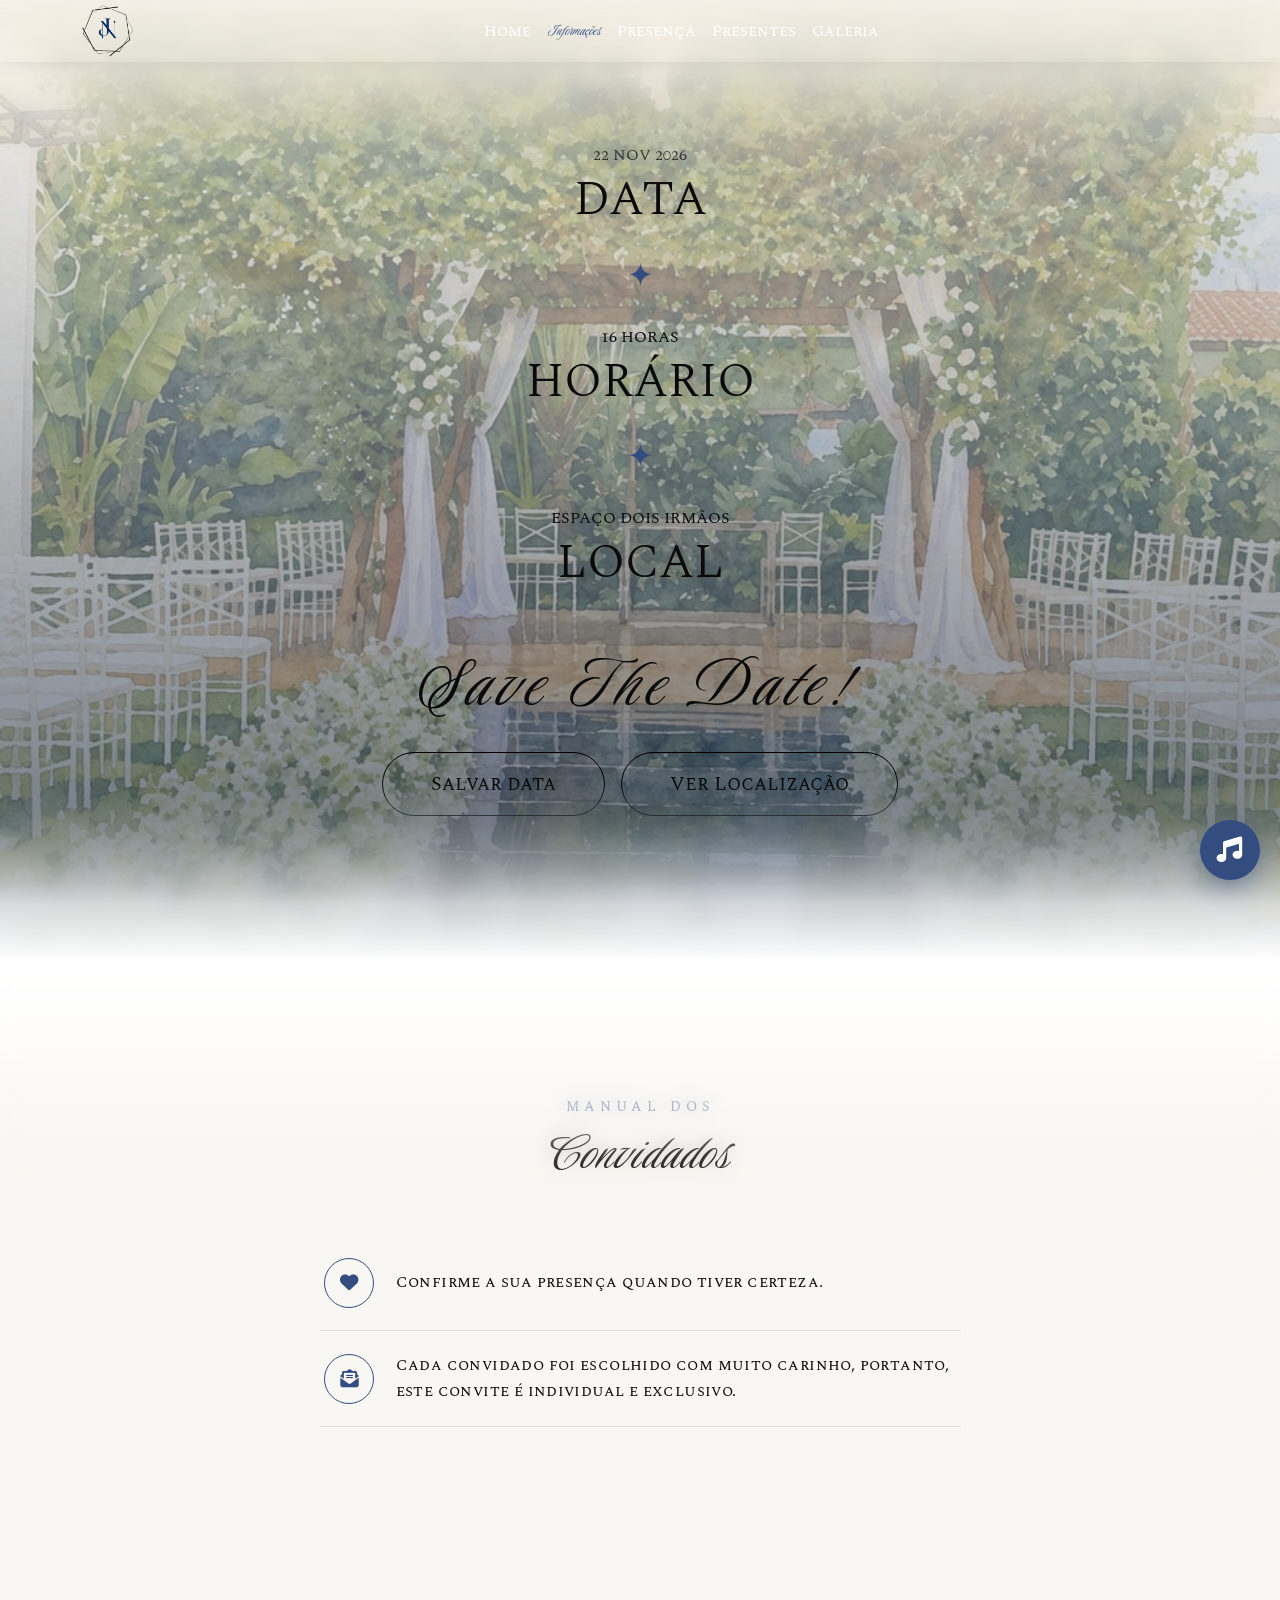
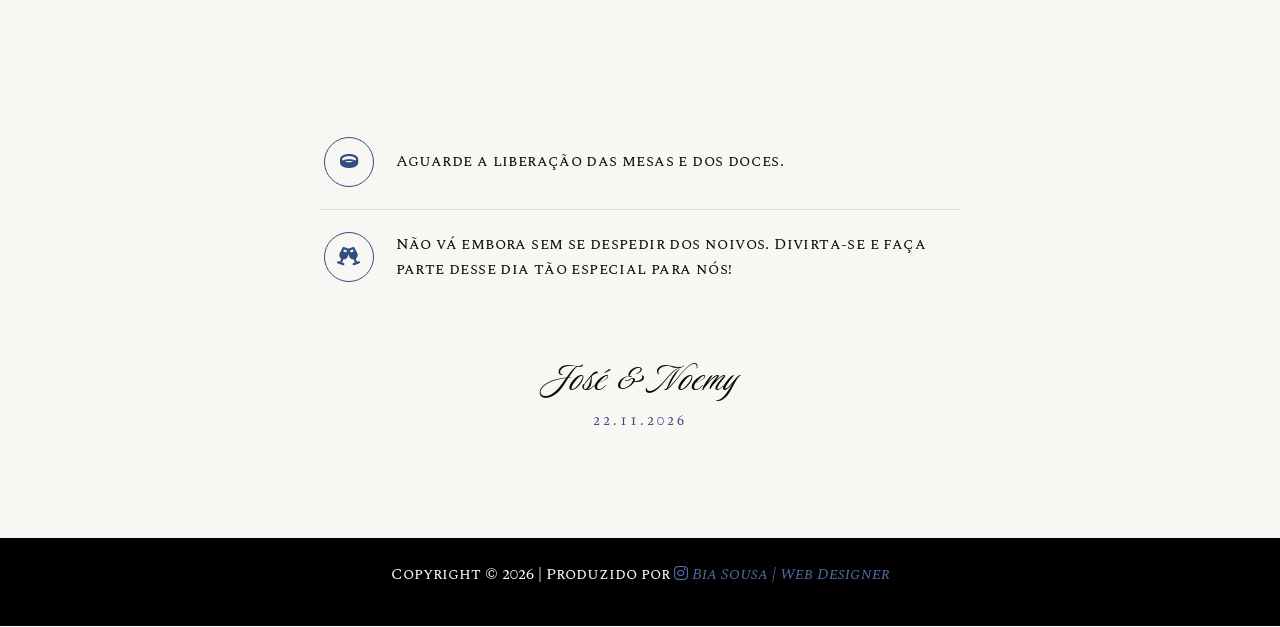
<file: informacoes.html>
<!DOCTYPE html>
<html lang="pt-BR">
<head>
    <meta charset="UTF-8">
    <meta name="viewport" content="width=device-width, initial-scale=1.0">
    <title>José & Noemy • Informações</title>
    <link rel="icon" type="image/png" href="assets/images/LogoNoemi.png">

    <link href="https://cdn.jsdelivr.net/npm/bootstrap@5.3.2/dist/css/bootstrap.min.css" rel="stylesheet">
    <link href="https://fonts.googleapis.com/css2?family=Playfair+Display:wght@400;700&family=Great+Vibes&family=Poppins:wght@300;400&display=swap" rel="stylesheet">
    <link rel="preconnect" href="https://fonts.googleapis.com">
    <link rel="preconnect" href="https://fonts.gstatic.com" crossorigin>
    <link href="https://fonts.googleapis.com/css2?family=Luxurious+Script&display=swap" rel="stylesheet">
   <link rel="stylesheet" href="https://cdnjs.cloudflare.com/ajax/libs/font-awesome/6.5.0/css/all.min.css">
   <link rel="preconnect" href="https://fonts.googleapis.com">
<link rel="preconnect" href="https://fonts.gstatic.com" crossorigin>
<link href="https://fonts.googleapis.com/css2?family=Spectral+SC:ital,wght@0,200;0,300;0,400;0,500;0,600;0,700;0,800;1,200;1,300;1,400;1,500;1,600;1,700;1,800&display=swap" rel="stylesheet">
    <link rel="stylesheet" href="css/informacoes.css">
    
</head>
<body>

<!-- ===================== NAVBAR ===================== -->
<nav class="navbar fixed-top navbar-expand-lg" id="mainNav">
    <div class="container animate-on-scroll">
        <a class="navbar-brand fw-bold fs-4" href="index.html" id="brandName">
            <img src="assets/images/LogoNoemi.png" alt="Logo Noemy" class="img-fluid" style="max-height: 100px;">
        </a>

        <button class="navbar-toggler custom-toggler" type="button" data-bs-toggle="collapse"
                data-bs-target="#navbarNav" aria-controls="navbarNav" aria-expanded="false" id="hamburgerBtn">
            <div class="hamburger">
                <span class="bar"></span>
                <span class="bar"></span>
                <span class="bar"></span>
            </div>
        </button>

        <div class="collapse navbar-collapse" id="navbarNav">
            <ul class="navbar-nav mx-auto text-center">
                <li class="nav-item"><a class="nav-link" href="javascript:void(0)" onclick="irPara('index.html')">Home</a></li>
                <li class="nav-item"><a class="nav-link active" href="javascript:void(0)" onclick="irPara('informacoes.html')">Informações</a></li>
                <li class="nav-item"><a class="nav-link" href="javascript:void(0)" onclick="irPara('presenca.html')">Presença</a></li>
                <li class="nav-item"><a class="nav-link" href="javascript:void(0)" onclick="irPara('presentes.html')">Presentes</a></li>
                <li class="nav-item"><a class="nav-link" href="javascript:void(0)" onclick="irPara('galeria.html')">Galeria</a></li>
            </ul>
        </div>
    </div>
</nav>

<!-- ===================== 4. INFORMAÇÕES / SAVE THE DATE (nasce do creme) ===================== -->
<section class="save-the-date-section fade-top fade-bottom py-5 bg-light">
    <div class="container">
        <div class="text-center">
            <div class="mb-5"><br><br><br><br>
                <p class="mb-1 animate-on-scroll">22 NOV 2026</p>
                <h3 class="display-5 text-lavanda animate-on-scroll">DATA</h3>
                <div class="my-4 animate-on-scroll"><span class="gold-line">✦</span></div>

                <p class="mb-1 animate-on-scroll">16 HORAS</p>
                <h3 class="display-5 text-lavanda animate-on-scroll">HORÁRIO</h3>
                <div class="my-4 animate-on-scroll"><span class="gold-line">✦</span></div>

                <p class="mb-1 animate-on-scroll">ESPAÇO DOIS IRMÃOS</p>
                <h3 class="display-5 text-lavanda animate-on-scroll">LOCAL</h3>
            </div>

            <h1 class="bible-quote display-1 mb-4 mt-5 animate-on-scroll" style="letter-spacing: 6px; line-height: 1.1;">
                Save The Date!
            </h1>

            <div class="d-flex flex-column flex-sm-row gap-3 justify-content-center pb-4">
                <button onclick="addToCalendar()" class="btn btn-outline-light btn-lg px-5 py-3 rounded-pill">Salvar data</button>
                <button onclick="abrirMapa()" class="btn btn-outline-light btn-lg px-5 py-3 rounded-pill">Ver Localização</button>
            </div><br><br><br>
        </div>
    </div>
</section>

<!-- ===================== 5. MANUAL DOS CONVIDADOS ===================== -->
<section class="manual-convidados-section fade-top py-5">
    <div class="container">
        <div class="text-center mb-5"><br><br>
            <p class="manual-eyebrow animate-on-scroll">MANUAL DOS</p>
            <h2 class="manual-title animate-on-scroll">Convidados</h2>
        </div>

        <div class="row justify-content-center">
            <div class="col-lg-8 col-xl-7">
                <ul class="manual-list list-unstyled" style="list-style:none; margin:0; padding:0;">
                    <li class="animate-on-scroll" style="display:flex; flex-direction:row; align-items:center; gap:22px; padding:22px 4px; border-bottom:1px solid rgba(52,77,128,0.15);">
                        <span class="icon-circle" style="display:flex; align-items:center; justify-content:center; width:50px; height:50px; min-width:50px; max-width:50px; border-radius:50%; border:1px solid #344d80; background:transparent; flex-shrink:0;"><i class="fa-solid fa-heart" style="color:#344d80; font-size:1.15rem; line-height:1;"></i></span>
                        <p style="margin:0; flex:1; text-align:left;">Confirme a sua presença quando tiver certeza.</p>
                    </li>
                    <li class="animate-on-scroll" style="display:flex; flex-direction:row; align-items:center; gap:22px; padding:22px 4px; border-bottom:1px solid rgba(52,77,128,0.15);">
                        <span class="icon-circle" style="display:flex; align-items:center; justify-content:center; width:50px; height:50px; min-width:50px; max-width:50px; border-radius:50%; border:1px solid #344d80; background:transparent; flex-shrink:0;"><i class="fa-solid fa-envelope-open-text" style="color:#344d80; font-size:1.15rem; line-height:1;"></i></span>
                        <p style="margin:0; flex:1; text-align:left;">Cada convidado foi escolhido com muito carinho, portanto, este convite é individual e exclusivo.</p>
                    </li>
                    <li class="animate-on-scroll" style="display:flex; flex-direction:row; align-items:center; gap:22px; padding:22px 4px; border-bottom:1px solid rgba(52,77,128,0.15);">
                        <span class="icon-circle" style="display:flex; align-items:center; justify-content:center; width:50px; height:50px; min-width:50px; max-width:50px; border-radius:50%; border:1px solid #344d80; background:transparent; flex-shrink:0;"><i class="fa-regular fa-clock" style="color:#344d80; font-size:1.15rem; line-height:1;"></i></span>
                        <p style="margin:0; flex:1; text-align:left;">Chegue no horário e aproveite cada momento.</p>
                    </li>
                    <li class="animate-on-scroll" style="display:flex; flex-direction:row; align-items:center; gap:22px; padding:22px 4px; border-bottom:1px solid rgba(52,77,128,0.15);">
                        <span class="icon-circle" style="display:flex; align-items:center; justify-content:center; width:50px; height:50px; min-width:50px; max-width:50px; border-radius:50%; border:1px solid #344d80; background:transparent; flex-shrink:0;"><i class="fa-solid fa-camera" style="color:#344d80; font-size:1.15rem; line-height:1;"></i></span>
                        <p style="margin:0; flex:1; text-align:left;">Evite bloquear a passagem ou ficar na frente dos fotógrafos.</p>
                    </li>
                    <li class="animate-on-scroll" style="display:flex; flex-direction:row; align-items:center; gap:22px; padding:22px 4px; border-bottom:1px solid rgba(52,77,128,0.15);">
                        <span class="icon-circle" style="display:flex; align-items:center; justify-content:center; width:50px; height:50px; min-width:50px; max-width:50px; border-radius:50%; border:1px solid #344d80; background:transparent; flex-shrink:0;"><i class="fa-solid fa-palette" style="color:#344d80; font-size:1.15rem; line-height:1;"></i></span>
                        <p style="margin:0; flex:1; text-align:left;">Cores reservadas às madrinhas: evite usá-las no dia. Branco é apenas da noiva.</p>
                    </li>
                    <li class="animate-on-scroll" style="display:flex; flex-direction:row; align-items:center; gap:22px; padding:22px 4px; border-bottom:1px solid rgba(52,77,128,0.15);">
                        <span class="icon-circle" style="display:flex; align-items:center; justify-content:center; width:50px; height:50px; min-width:50px; max-width:50px; border-radius:50%; border:1px solid #344d80; background:transparent; flex-shrink:0;"><i class="fa-solid fa-ring" style="color:#344d80; font-size:1.15rem; line-height:1;"></i></span>
                        <p style="margin:0; flex:1; text-align:left;">Aguarde a liberação das mesas e dos doces.</p>
                    </li>
                    <li class="animate-on-scroll" style="display:flex; flex-direction:row; align-items:center; gap:22px; padding:22px 4px;">
                        <span class="icon-circle" style="display:flex; align-items:center; justify-content:center; width:50px; height:50px; min-width:50px; max-width:50px; border-radius:50%; border:1px solid #344d80; background:transparent; flex-shrink:0;"><i class="fa-solid fa-champagne-glasses" style="color:#344d80; font-size:1.15rem; line-height:1;"></i></span>
                        <p style="margin:0; flex:1; text-align:left;">Não vá embora sem se despedir dos noivos. Divirta-se e faça parte desse dia tão especial para nós!</p>
                    </li>
                </ul>
            </div>
        </div>

        <div class="text-center mt-5 animate-on-scroll">
            <h3 class="couple-signature">José &amp; Noemy</h3>
            <p class="manual-date">22.11.2026</p>
        </div>
    </div>
</section>

<!-- ===================== FOOTER ===================== -->
<footer class="py-4 text-center text-white">
    <p>
        Copyright © 2026 | Produzido por
        <a href="https://www.instagram.com/biasousawd/" target="_blank" rel="noopener noreferrer" class="instagram-link">
            <i class="fab fa-instagram"></i> <i>Bia Sousa | Web Designer</i>
        </a>
    </p>
</footer>

<!-- ===================== PLAYER DE MÚSICA ===================== -->
<div id="music-player">
    <button id="musicBtn" class="btn-music"><i class="fas fa-music"></i></button>
</div>

<script src="https://cdn.jsdelivr.net/npm/bootstrap@5.3.2/dist/js/bootstrap.bundle.min.js"></script>
<script src="js/script.js"></script>
<script>

    /* ---------- Navbar ao rolar ---------- */
    window.addEventListener('scroll', () => {
        document.getElementById('mainNav').classList.toggle('scrolled', window.scrollY > 80);
    });

    /* ---------- Animação ao rolar (Intersection Observer) ---------- */
    const observer = new IntersectionObserver((entries) => {
        entries.forEach((entry, index) => {
            if (entry.isIntersecting) {
                setTimeout(() => entry.target.classList.add('visible'), index * 150);
                observer.unobserve(entry.target);
            }
        });
    }, { threshold: 0.15, rootMargin: "0px 0px -50px 0px" });

    document.querySelectorAll('.animate-on-scroll').forEach(el => observer.observe(el));
</script>
</body>
</html>
</file>
<file: css/informacoes.css>
/* ==========================================================================
   ÍNDICE
   1. Variáveis e reset
   2. Tipografia base
   3. Navbar
   4. Hero (home)
   5. Contagem regressiva
   6. Save the date
   7. Evento
   8. Manual dos Convidados
   9. Confirmar presença
  10. Player de música
  11. Footer
  12. Página de presentes
  13. Filtros flutuantes
  14. Transições borradas
  15. Responsivo
  16. Animações e Galeria
   ========================================================================== */


/* ===================== 1. VARIÁVEIS E RESET ===================== */
:root {
    --lavanda: #344d80;
    --lavanda-dark: #11203d;
    --olive: #556B2F;
    --dark: #11203d;
    --lime: #C1FF72;
    --mint: #a1ffb7;

    --text-dark: #0a0a0a;
    --text-light: #ffffff;

    --font-serif: 'Spectral SC', serif;
    --font-script: 'Luxurious Script', cursive;
}

* {
    margin: 0;
    padding: 0;
    box-sizing: border-box;
}

html {
    scroll-behavior: smooth;
}


/* ===================== 2. TIPOGRAFIA BASE ===================== */
body,
h1, h2, h3, h4,
p,
.btn,
button {
    font-family: var(--font-serif);
}

.bible-quote,
.save-the-date-section h1,
.hero-content p,
.hero-content-home p {
    font-family: var(--font-script);
}

h1, h2, h3, h4,
p {
    color: var(--text-dark);
}

.hero-content h2,
.hero-content p,
.hero-content-home h2,
.hero-content-home p,
.hero-content-home a,
.countdown-section h2,
.countdown-section .bible-quote,
.bible-quote,
footer {
    color: var(--text-light);
}

button {
    font-size: 80%;
    color:#000
}

.bible-quote {
    font-size: 2.4rem;
}


/* ===================== 3. NAVBAR ===================== */
.navbar {
    background: transparent !important;
    box-shadow: 0 2px 15px rgba(0, 0, 0, 0.08);
    transition: all 0.4s ease;
    padding: 5px 0 !important;
}

/* Quando rola a página (menu fechado) */
.navbar.scrolled {
    background: rgba(0, 0, 0, 0.55) !important;
    backdrop-filter: blur(12px);
    box-shadow: 0 4px 20px rgba(0, 0, 0, 0.25);
}

/* Quando o menu está ABERTO (mesmo estilo no topo ou scrollado) */
.navbar.menu-open,
.navbar.menu-open.scrolled {
    background: rgba(17, 32, 61, 0.92) !important;
    backdrop-filter: blur(12px) !important;
    box-shadow: 0 4px 25px rgba(0, 0, 0, 0.3) !important;
}

#brandName {
    color: #fff !important;
}

/* ===== LOGO ===== */
.navbar-brand {
    padding: 0 !important;
    margin-right: 0;
    display: flex;
    align-items: center;
}

.navbar-brand img {
    height: 52px;
    width: auto;
    max-height: 58px;
    object-fit: contain;
}

/* Links */
#navbarNav .navbar-nav {
    width: 100%;
    max-width: 380px;
    text-align: center;
}

#navbarNav .nav-link {
    font-family: var(--font-serif);
    font-size: 1rem;
    color: #fff !important;
    transition: all 0.3s ease;
}

#navbarNav .nav-link:hover,
#navbarNav .nav-link.active {
    font-family: var(--font-script) !important;
    font-size: 1rem;
    color: var(--lavanda) !important;
}

/* Hamburger */
.custom-toggler {
    display: none;
    width: 38px;
    height: 34px;
    padding: 0;
    background: transparent;
    border: none !important;
    outline: none !important;
    box-shadow: none !important;
}

.hamburger {
    position: relative;
    width: 100%;
    height: 100%;
}

.bar {
    position: absolute;
    width: 100%;
    height: 3.2px;
    background: #fff;
    border-radius: 3px;
    transition: all 0.35s cubic-bezier(0.4, 0, 0.2, 1);
}

.bar:nth-child(1) { top: 7px; }
.bar:nth-child(2) { top: 15.5px; }
.bar:nth-child(3) { top: 24px; }

#hamburgerBtn[aria-expanded="true"] .bar:nth-child(1) { top: 15.5px; transform: rotate(45deg); }
#hamburgerBtn[aria-expanded="true"] .bar:nth-child(2) { opacity: 0; }
#hamburgerBtn[aria-expanded="true"] .bar:nth-child(3) { top: 15.5px; transform: rotate(-45deg); }

/* ===================== 6. SAVE THE DATE ===================== */
.save-the-date-section {
    display: flex;
    align-items: center;
    min-height: 85vh;
    background:
        linear-gradient(rgba(255, 255, 255, 0.582), rgba(13, 31, 63, 0.623)),
        url('/assets/images/aquarela.jpeg') center / cover no-repeat;
}

.save-the-date-section h1 {
    font-size: 5rem;
    color: var(--text-dark);
}


.save-the-date-section .gold-line {
    font-size: 2rem;
    color: var(--lavanda);
}
.save-the-date-section button {
    color: #000;
    border: 1px solid #000;
    background: transparent;
    transition: all 0.3s ease;
}

.save-the-date-section button:hover {
    color: #000;
    background: #11203d;
    border-color: #11203d;
}
/* ===================== 7. EVENTO ===================== */
.evento-section {
    background-color: var(--lime);
}

.evento-section h2 {
    font-family: var(--font-serif);
    letter-spacing: 2px;
}

/* ===================== 8. MANUAL DOS CONVIDADOS ===================== */
.manual-convidados-section {
    background-color: #f9f7f3 !important;
    padding-top: 90px !important;
    padding-bottom: 90px !important;
}

.manual-convidados-section .manual-eyebrow {
    font-family: var(--font-serif) !important;
    font-size: 0.85rem !important;
    letter-spacing: 5px !important;
    color: var(--lavanda) !important;
    margin-bottom: 2px !important;
}

/* "Convidados" — cursiva e preta, sempre, independente de outras regras */
.manual-convidados-section .manual-title {
    font-family: var(--font-script) !important;
    font-weight: 400 !important;
    font-size: 3.6rem !important;
    color: var(--text-dark) !important;
    letter-spacing: 1px !important;
    margin: 0 !important;
}
.manual-convidados-section h3 {
    font-family: var(--font-script) !important;
    font-weight: 400 !important;
    font-size: 3.6rem !important;
    color: var(--text-dark) !important;
    letter-spacing: 1px !important;
    margin: 0 !important;
}

.manual-convidados-section .manual-divider {
    display: flex !important;
    align-items: center !important;
    justify-content: center !important;
    gap: 14px !important;
    margin: 22px auto 0 !important;
    max-width: 260px !important;
}

.manual-convidados-section .manual-divider span {
    flex: 1 !important;
    height: 1px !important;
    background: rgba(52, 77, 128, 0.35) !important;
}

.manual-convidados-section .manual-divider i {
    color: var(--lavanda) !important;
    font-size: 0.8rem !important;
}

.manual-list {
    list-style: none !important;
    margin: 0 !important;
    padding: 0 !important;
}

.manual-list li {
    display: flex !important;
    flex-direction: row !important;
    align-items: center !important;
    gap: 22px !important;
    padding: 22px 4px !important;
    border-bottom: 1px solid rgba(52, 77, 128, 0.15) !important;
}

.manual-list li:last-child {
    border-bottom: none !important;
}

/* Ícones elegantes: contorno fino azul, sem preenchimento sólido */
.icon-circle {
    display: flex !important;
    align-items: center !important;
    justify-content: center !important;
    width: 50px !important;
    height: 50px !important;
    min-width: 50px !important;
    max-width: 50px !important;
    border-radius: 50% !important;
    border: 1px solid var(--lavanda) !important;
    background: transparent !important;
    flex-shrink: 0 !important;
    position: static !important;
}

.icon-circle i {
    color: var(--lavanda) !important;
    font-size: 1.15rem !important;
    line-height: 1 !important;
}

.manual-list li p {
    margin: 0 !important;
    flex: 1 !important;
    font-family: var(--font-serif) !important;
    font-size: 1rem !important;
    line-height: 1.6 !important;
    letter-spacing: 0.4px !important;
    color: var(--text-dark) !important;
    text-align: left !important;
}

/* "José & Noemy" — cursiva e preta */
.manual-convidados-section .couple-signature {
    font-family: var(--font-script) !important;
    font-weight: 400 !important;
    font-size: 2.8rem !important;
    color: var(--text-dark) !important;
    margin-bottom: 4px !important;
}

.manual-convidados-section .manual-date {
    font-family: var(--font-serif) !important;
    font-size: 0.9rem !important;
    letter-spacing: 3px !important;
    color: var(--lavanda) !important;
}


/* ===================== 10. PLAYER DE MÚSICA ===================== */
#music-player {
    position: fixed;
    bottom: 20px;
    right: 20px;
    z-index: 2000;
}

.btn-music {
    width: 60px;
    height: 60px;
    border: none;
    border-radius: 50%;
    font-size: 1.6rem;
    color: #fff;
    background: var(--lavanda);
    box-shadow: 0 8px 25px rgba(52, 77, 128, 0.5);
    display: flex;
    align-items: center;
    justify-content: center;
}


/* ===================== 11. FOOTER ===================== */
footer {
    width: 100%;
    min-height: 60px;
    margin-top: auto;
    padding: 30px 20px 30px;
    text-align: center;
    background: #000;
}
footer p {
    color: #fbfbfc;
    text-decoration: none;
    transition: all 0.3s ease;
}

footer a {
    color: #516ba3;
    text-decoration: none;
    transition: all 0.3s ease;
}

footer a:hover {
    color: #376ed4;
    text-decoration: underline;
}


/* ===================== 15. RESPONSIVO ===================== */
@media (max-width: 992px) {
    .countdown-item .number { font-size: 3.2rem; }
}

@media (max-width: 991px) {
    .custom-toggler { display: block; }

    /* ===== CENTRALIZA OS ITENS DO MENU QUANDO ABERTO ===== */
/* ===== CENTRALIZA OS ITENS DO MENU QUANDO ABERTO ===== */
    .navbar-collapse.show {
        display: flex !important;
        flex-direction: column !important;
        justify-content: center !important;
        align-items: center !important;
        text-align: center !important;
    }

    .navbar-collapse.show .navbar-nav {
        width: 100% !important;
        max-width: 100% !important;
        margin: 0 !important;
        padding: 0 !important;
        display: flex !important;
        flex-direction: column !important;
        justify-content: center !important;
        align-items: center !important;
        gap: 1rem !important;          /* ajuste o espaçamento aqui se quiser */
        text-align: center !important;
    }

    .navbar-nav .nav-item {
        width: 100%;
        text-align: center !important;
        opacity: 0;
        transform: translateY(20px);
        transition: all 0.4s ease;
    }

    .navbar-collapse.show .nav-item {
        opacity: 1;
        transform: translateY(0);
    }

    #navbarNav .nav-link {
        display: inline-block;
        text-align: center !important;
    }

    .navbar-brand img {
        height: 50px;
    }

    .navbar {
        padding: 6px 0 !important;
    }

    .manual-list li {
        gap: 14px;
    }

    .icon-circle {
        width: 40px;
        height: 40px;
        min-width: 40px;
        max-width: 40px;
    }
}



/* ===================== 16. ANIMAÇÕES ===================== */
.animate-on-scroll {
    opacity: 0;
    transform: translateY(40px);
    transition: all 0.8s cubic-bezier(0.25, 0.1, 0.25, 1);
}

.animate-on-scroll.visible {
    opacity: 1;
    transform: translateY(0);
}

.confirm-section { transition-delay: 0.5s; }
.hero-presentes-home { transition-delay: 0.7s; }

/* ===================== 12.1 TRANSIÇÕES BORRADAS ===================== */
:root {
    --blue-section: #ffffff;
    --cream: #f4efe6;
    --fade-height: 20%;
}

.fade-top,
.fade-bottom {
    position: relative;
}

.fade-top::before,
.fade-bottom::after {
    content: "";
    position: absolute;
    left: 0;
    right: 0;
    height: var(--fade-height);
    z-index: 1;
    pointer-events: none;
    -webkit-backdrop-filter: blur(10px);
    backdrop-filter: blur(10px);
}

.fade-bottom::after {
    bottom: -1px;
    background: linear-gradient(to bottom,
        transparent 0%,
        color-mix(in srgb, var(--fade-bottom-color, var(--blue-section)) 60%, transparent) 55%,
        var(--fade-bottom-color, var(--blue-section)) 100%);
    -webkit-mask-image: linear-gradient(to bottom, transparent, #000 70%);
    mask-image: linear-gradient(to bottom, transparent, #000 70%);
}

.fade-top::before {
    top: -1px;
    background: linear-gradient(to top,
        transparent 0%,
        color-mix(in srgb, var(--fade-top-color, var(--blue-section)) 60%, transparent) 55%,
        var(--fade-top-color, var(--blue-section)) 100%);
    -webkit-mask-image: linear-gradient(to top, transparent, #000 70%);
    mask-image: linear-gradient(to top, transparent, #000 70%);
}

.fade-top,
.countdown-section {
    margin-top: -1px;
}

#hero.fade-bottom {
    --fade-bottom-color: var(--blue-section);
}

.foto-casal {
    height: 60vh;
    height: 60svh;
    --fade-height: 20%;
    background: center / cover no-repeat;
    --fade-top-color: var(--blue-section);
    --fade-bottom-color: var(--cream);
}

.save-the-date-section {
    --fade-top-color: var(--cream);
}
</file>
